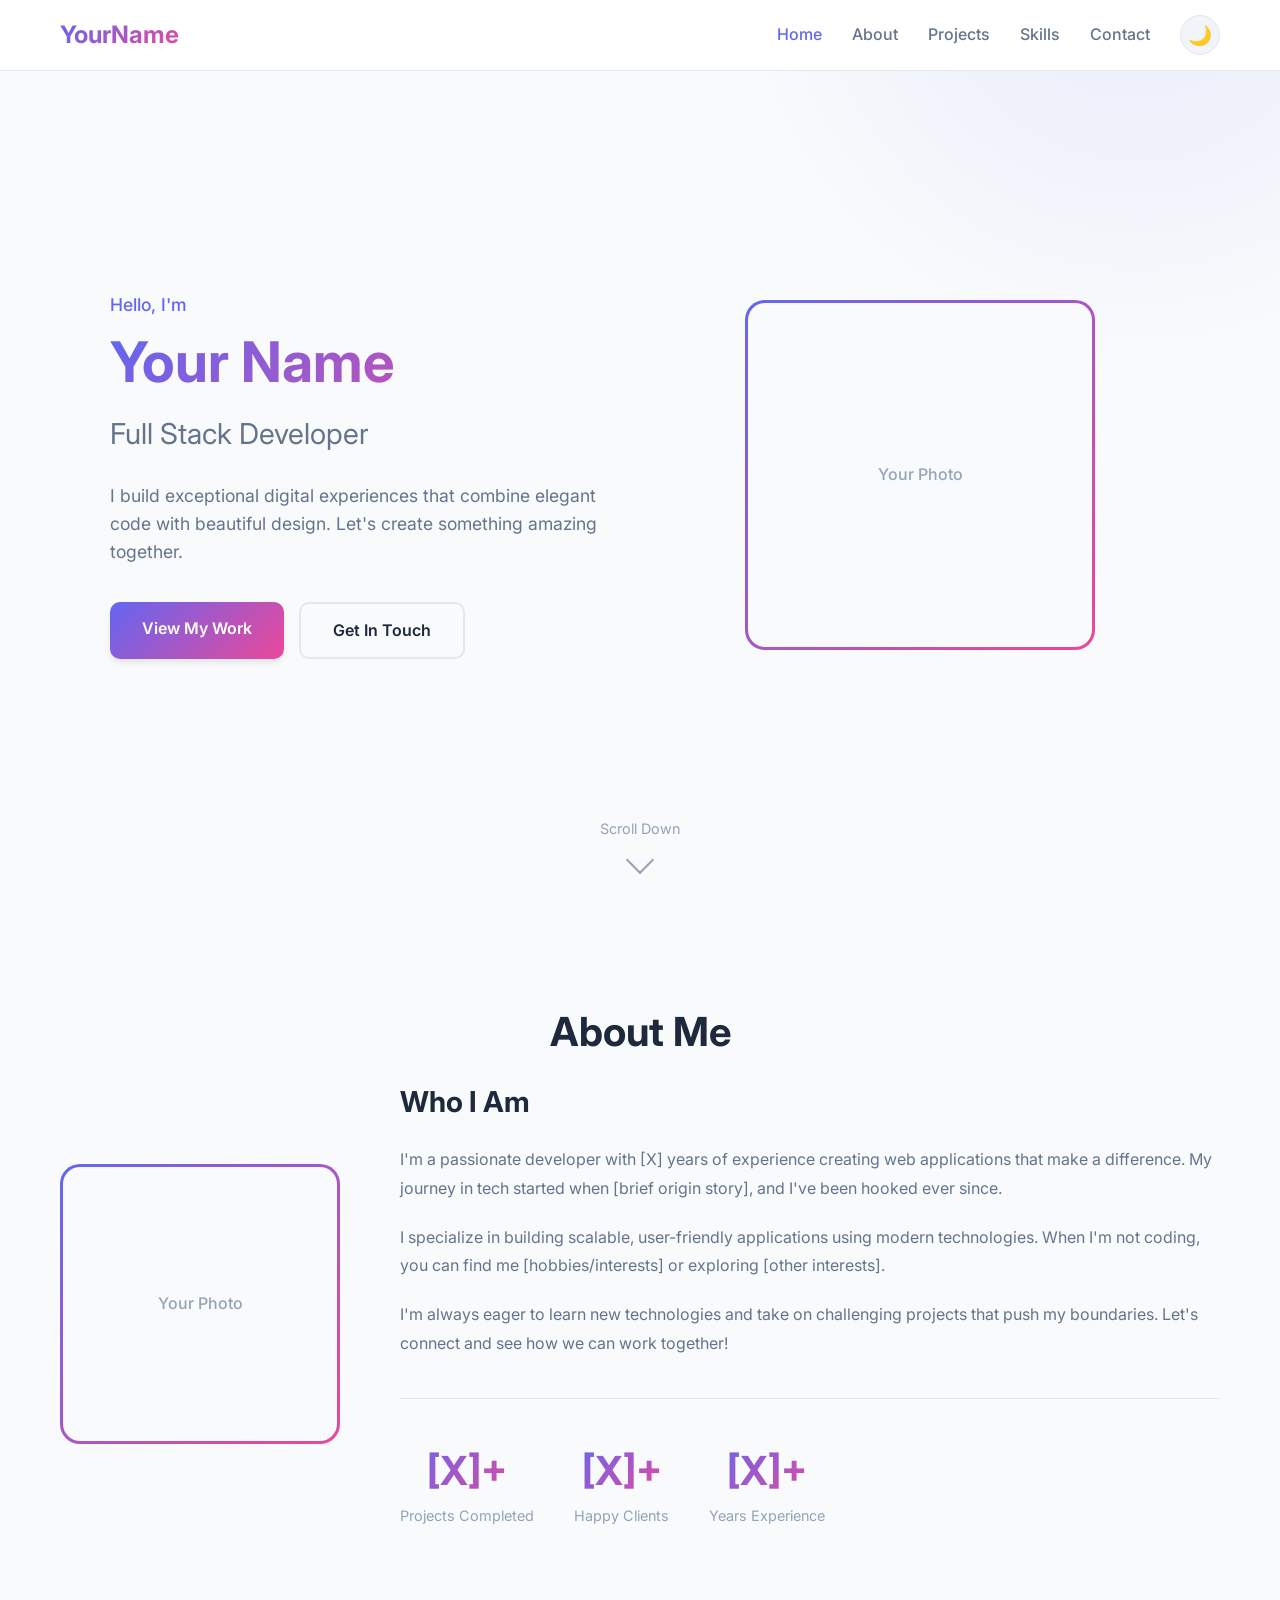
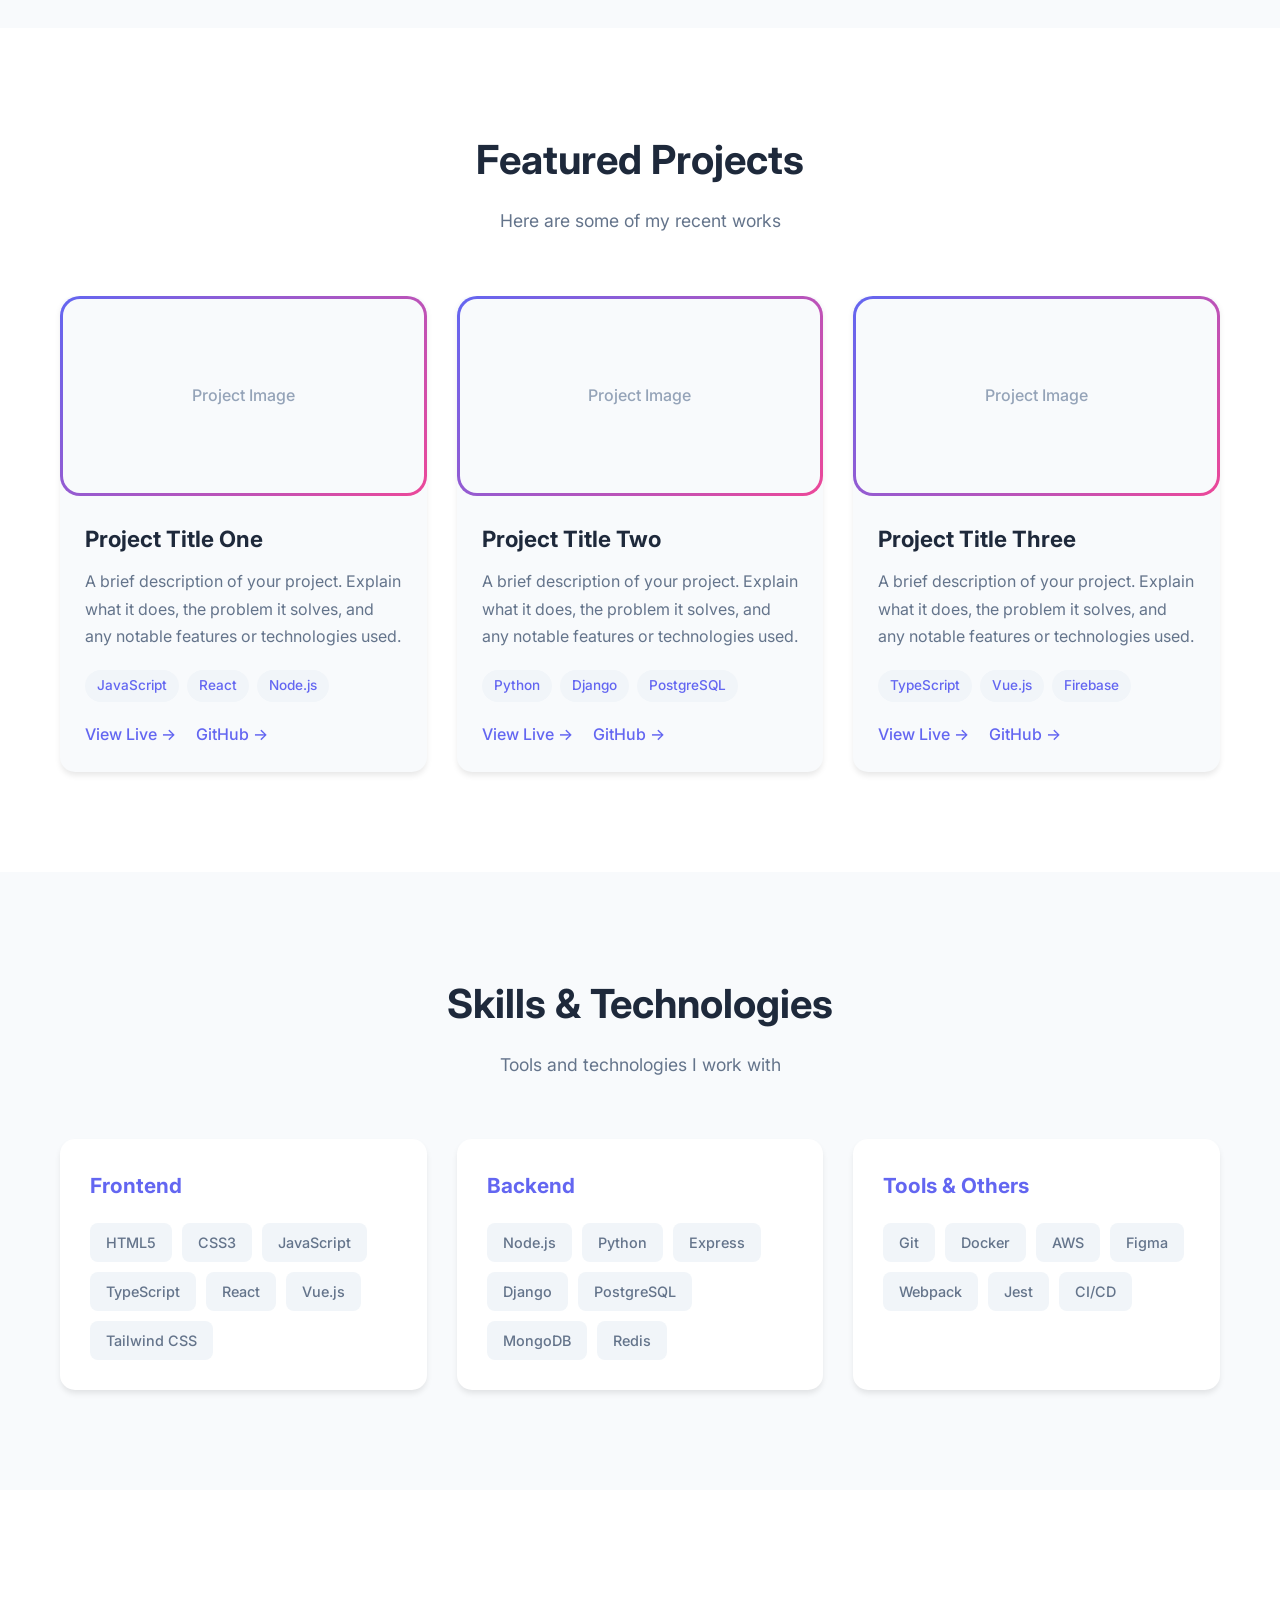
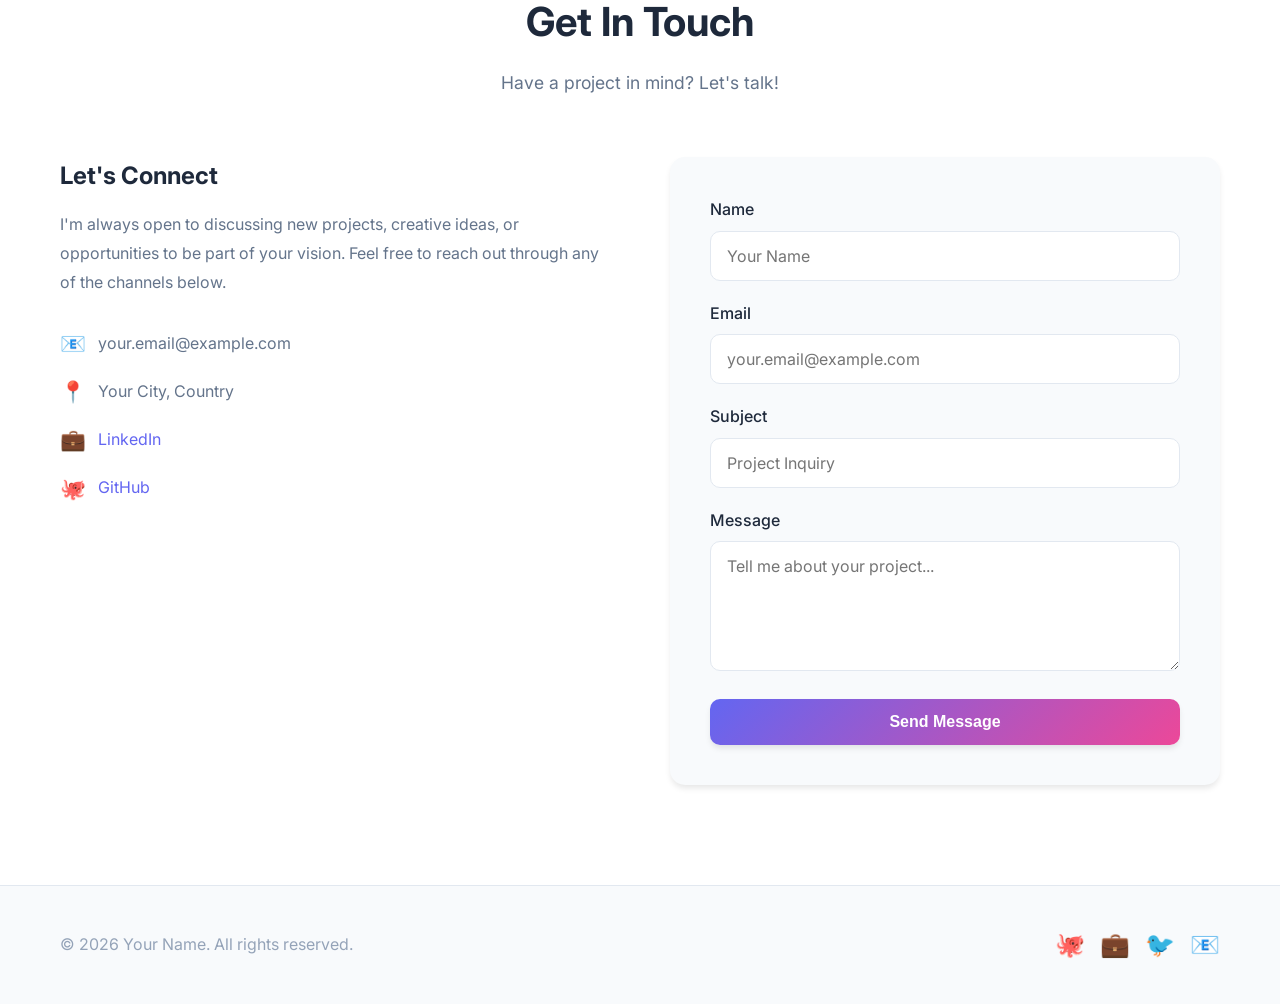
<file: portfolio/index.html>
<!DOCTYPE html>
<html lang="en">
<head>
    <meta charset="UTF-8">
    <meta name="viewport" content="width=device-width, initial-scale=1.0">
    <title>Your Name | Portfolio</title>
    <link rel="stylesheet" href="style.css">
    <link rel="preconnect" href="https://fonts.googleapis.com">
    <link rel="preconnect" href="https://fonts.gstatic.com" crossorigin>
    <link href="https://fonts.googleapis.com/css2?family=Inter:wght@300;400;500;600;700&display=swap" rel="stylesheet">
</head>
<body>
    <!-- Navigation -->
    <nav class="navbar">
        <div class="nav-container">
            <a href="#" class="logo">YourName</a>
            <button class="nav-toggle" aria-label="Toggle navigation">
                <span></span>
                <span></span>
                <span></span>
            </button>
            <ul class="nav-menu">
                <li><a href="#home">Home</a></li>
                <li><a href="#about">About</a></li>
                <li><a href="#projects">Projects</a></li>
                <li><a href="#skills">Skills</a></li>
                <li><a href="#contact">Contact</a></li>
                <li><button class="theme-toggle" aria-label="Toggle dark mode">🌙</button></li>
            </ul>
        </div>
    </nav>

    <!-- Hero Section -->
    <section id="home" class="hero">
        <div class="hero-content">
            <div class="hero-text">
                <p class="greeting">Hello, I'm</p>
                <h1 class="name">Your Name</h1>
                <h2 class="title">Full Stack Developer</h2>
                <p class="description">
                    I build exceptional digital experiences that combine elegant code 
                    with beautiful design. Let's create something amazing together.
                </p>
                <div class="hero-buttons">
                    <a href="#projects" class="btn btn-primary">View My Work</a>
                    <a href="#contact" class="btn btn-secondary">Get In Touch</a>
                </div>
            </div>
            <div class="hero-image">
                <div class="image-placeholder">
                    <span>Your Photo</span>
                </div>
            </div>
        </div>
        <div class="scroll-indicator">
            <span>Scroll Down</span>
            <div class="scroll-arrow"></div>
        </div>
    </section>

    <!-- About Section -->
    <section id="about" class="about">
        <div class="container">
            <h2 class="section-title">About Me</h2>
            <div class="about-content">
                <div class="about-image">
                    <div class="image-placeholder small">
                        <span>Your Photo</span>
                    </div>
                </div>
                <div class="about-text">
                    <h3>Who I Am</h3>
                    <p>
                        I'm a passionate developer with [X] years of experience creating 
                        web applications that make a difference. My journey in tech started 
                        when [brief origin story], and I've been hooked ever since.
                    </p>
                    <p>
                        I specialize in building scalable, user-friendly applications using 
                        modern technologies. When I'm not coding, you can find me 
                        [hobbies/interests] or exploring [other interests].
                    </p>
                    <p>
                        I'm always eager to learn new technologies and take on challenging 
                        projects that push my boundaries. Let's connect and see how we 
                        can work together!
                    </p>
                    <div class="about-stats">
                        <div class="stat">
                            <span class="stat-number">[X]+</span>
                            <span class="stat-label">Projects Completed</span>
                        </div>
                        <div class="stat">
                            <span class="stat-number">[X]+</span>
                            <span class="stat-label">Happy Clients</span>
                        </div>
                        <div class="stat">
                            <span class="stat-number">[X]+</span>
                            <span class="stat-label">Years Experience</span>
                        </div>
                    </div>
                </div>
            </div>
        </div>
    </section>

    <!-- Projects Section -->
    <section id="projects" class="projects">
        <div class="container">
            <h2 class="section-title">Featured Projects</h2>
            <p class="section-subtitle">Here are some of my recent works</p>
            <div class="projects-grid">
                <!-- Project Card 1 -->
                <article class="project-card">
                    <div class="project-image">
                        <div class="image-placeholder full">
                            <span>Project Image</span>
                        </div>
                    </div>
                    <div class="project-content">
                        <h3>Project Title One</h3>
                        <p>
                            A brief description of your project. Explain what it does, 
                            the problem it solves, and any notable features or technologies used.
                        </p>
                        <div class="project-tags">
                            <span class="tag">JavaScript</span>
                            <span class="tag">React</span>
                            <span class="tag">Node.js</span>
                        </div>
                        <div class="project-links">
                            <a href="#" class="link">View Live →</a>
                            <a href="#" class="link">GitHub →</a>
                        </div>
                    </div>
                </article>

                <!-- Project Card 2 -->
                <article class="project-card">
                    <div class="project-image">
                        <div class="image-placeholder full">
                            <span>Project Image</span>
                        </div>
                    </div>
                    <div class="project-content">
                        <h3>Project Title Two</h3>
                        <p>
                            A brief description of your project. Explain what it does, 
                            the problem it solves, and any notable features or technologies used.
                        </p>
                        <div class="project-tags">
                            <span class="tag">Python</span>
                            <span class="tag">Django</span>
                            <span class="tag">PostgreSQL</span>
                        </div>
                        <div class="project-links">
                            <a href="#" class="link">View Live →</a>
                            <a href="#" class="link">GitHub →</a>
                        </div>
                    </div>
                </article>

                <!-- Project Card 3 -->
                <article class="project-card">
                    <div class="project-image">
                        <div class="image-placeholder full">
                            <span>Project Image</span>
                        </div>
                    </div>
                    <div class="project-content">
                        <h3>Project Title Three</h3>
                        <p>
                            A brief description of your project. Explain what it does, 
                            the problem it solves, and any notable features or technologies used.
                        </p>
                        <div class="project-tags">
                            <span class="tag">TypeScript</span>
                            <span class="tag">Vue.js</span>
                            <span class="tag">Firebase</span>
                        </div>
                        <div class="project-links">
                            <a href="#" class="link">View Live →</a>
                            <a href="#" class="link">GitHub →</a>
                        </div>
                    </div>
                </article>
            </div>
        </div>
    </section>

    <!-- Skills Section -->
    <section id="skills" class="skills">
        <div class="container">
            <h2 class="section-title">Skills & Technologies</h2>
            <p class="section-subtitle">Tools and technologies I work with</p>
            <div class="skills-grid">
                <div class="skill-category">
                    <h3>Frontend</h3>
                    <div class="skill-items">
                        <span class="skill-item">HTML5</span>
                        <span class="skill-item">CSS3</span>
                        <span class="skill-item">JavaScript</span>
                        <span class="skill-item">TypeScript</span>
                        <span class="skill-item">React</span>
                        <span class="skill-item">Vue.js</span>
                        <span class="skill-item">Tailwind CSS</span>
                    </div>
                </div>
                <div class="skill-category">
                    <h3>Backend</h3>
                    <div class="skill-items">
                        <span class="skill-item">Node.js</span>
                        <span class="skill-item">Python</span>
                        <span class="skill-item">Express</span>
                        <span class="skill-item">Django</span>
                        <span class="skill-item">PostgreSQL</span>
                        <span class="skill-item">MongoDB</span>
                        <span class="skill-item">Redis</span>
                    </div>
                </div>
                <div class="skill-category">
                    <h3>Tools & Others</h3>
                    <div class="skill-items">
                        <span class="skill-item">Git</span>
                        <span class="skill-item">Docker</span>
                        <span class="skill-item">AWS</span>
                        <span class="skill-item">Figma</span>
                        <span class="skill-item">Webpack</span>
                        <span class="skill-item">Jest</span>
                        <span class="skill-item">CI/CD</span>
                    </div>
                </div>
            </div>
        </div>
    </section>

    <!-- Contact Section -->
    <section id="contact" class="contact">
        <div class="container">
            <h2 class="section-title">Get In Touch</h2>
            <p class="section-subtitle">Have a project in mind? Let's talk!</p>
            <div class="contact-content">
                <div class="contact-info">
                    <h3>Let's Connect</h3>
                    <p>
                        I'm always open to discussing new projects, creative ideas, 
                        or opportunities to be part of your vision. Feel free to 
                        reach out through any of the channels below.
                    </p>
                    <div class="contact-details">
                        <div class="contact-item">
                            <span class="icon">📧</span>
                            <span>your.email@example.com</span>
                        </div>
                        <div class="contact-item">
                            <span class="icon">📍</span>
                            <span>Your City, Country</span>
                        </div>
                        <div class="contact-item">
                            <span class="icon">💼</span>
                            <a href="#">LinkedIn</a>
                        </div>
                        <div class="contact-item">
                            <span class="icon">🐙</span>
                            <a href="#">GitHub</a>
                        </div>
                    </div>
                </div>
                <form class="contact-form" id="contactForm">
                    <div class="form-group">
                        <label for="name">Name</label>
                        <input type="text" id="name" name="name" required placeholder="Your Name">
                    </div>
                    <div class="form-group">
                        <label for="email">Email</label>
                        <input type="email" id="email" name="email" required placeholder="your.email@example.com">
                    </div>
                    <div class="form-group">
                        <label for="subject">Subject</label>
                        <input type="text" id="subject" name="subject" required placeholder="Project Inquiry">
                    </div>
                    <div class="form-group">
                        <label for="message">Message</label>
                        <textarea id="message" name="message" rows="5" required placeholder="Tell me about your project..."></textarea>
                    </div>
                    <button type="submit" class="btn btn-primary btn-full">Send Message</button>
                </form>
            </div>
        </div>
    </section>

    <!-- Footer -->
    <footer class="footer">
        <div class="container">
            <div class="footer-content">
                <p>&copy; 2026 Your Name. All rights reserved.</p>
                <div class="social-links">
                    <a href="#" aria-label="GitHub">🐙</a>
                    <a href="#" aria-label="LinkedIn">💼</a>
                    <a href="#" aria-label="Twitter">🐦</a>
                    <a href="#" aria-label="Email">📧</a>
                </div>
            </div>
        </div>
    </footer>

    <script src="script.js"></script>
</body>
</html>
</file>
<file: portfolio/style.css>
/* CSS Variables */
:root {
    --primary-color: #6366f1;
    --primary-hover: #4f46e5;
    --secondary-color: #ec4899;
    --bg-primary: #ffffff;
    --bg-secondary: #f8fafc;
    --bg-tertiary: #f1f5f9;
    --text-primary: #1e293b;
    --text-secondary: #64748b;
    --text-muted: #94a3b8;
    --border-color: #e2e8f0;
    --shadow-sm: 0 1px 2px rgba(0, 0, 0, 0.05);
    --shadow-md: 0 4px 6px -1px rgba(0, 0, 0, 0.1);
    --shadow-lg: 0 10px 15px -3px rgba(0, 0, 0, 0.1);
    --shadow-xl: 0 20px 25px -5px rgba(0, 0, 0, 0.1);
    --gradient: linear-gradient(135deg, #6366f1 0%, #ec4899 100%);
    --transition: all 0.3s ease;
}

[data-theme="dark"] {
    --bg-primary: #0f172a;
    --bg-secondary: #1e293b;
    --bg-tertiary: #334155;
    --text-primary: #f1f5f9;
    --text-secondary: #cbd5e1;
    --text-muted: #64748b;
    --border-color: #334155;
    --shadow-sm: 0 1px 2px rgba(0, 0, 0, 0.3);
    --shadow-md: 0 4px 6px -1px rgba(0, 0, 0, 0.4);
    --shadow-lg: 0 10px 15px -3px rgba(0, 0, 0, 0.5);
    --shadow-xl: 0 20px 25px -5px rgba(0, 0, 0, 0.6);
}

/* Reset & Base Styles */
* {
    margin: 0;
    padding: 0;
    box-sizing: border-box;
}

html {
    scroll-behavior: smooth;
}

body {
    font-family: 'Inter', -apple-system, BlinkMacSystemFont, 'Segoe UI', Roboto, sans-serif;
    background-color: var(--bg-primary);
    color: var(--text-primary);
    line-height: 1.6;
    transition: var(--transition);
}

.container {
    max-width: 1200px;
    margin: 0 auto;
    padding: 0 20px;
}

/* Navigation */
.navbar {
    position: fixed;
    top: 0;
    left: 0;
    right: 0;
    z-index: 1000;
    background-color: var(--bg-primary);
    border-bottom: 1px solid var(--border-color);
    transition: var(--transition);
}

.navbar.scrolled {
    box-shadow: var(--shadow-md);
}

.nav-container {
    max-width: 1200px;
    margin: 0 auto;
    padding: 15px 20px;
    display: flex;
    justify-content: space-between;
    align-items: center;
}

.logo {
    font-size: 1.5rem;
    font-weight: 700;
    color: var(--text-primary);
    text-decoration: none;
    background: var(--gradient);
    -webkit-background-clip: text;
    -webkit-text-fill-color: transparent;
    background-clip: text;
}

.nav-menu {
    display: flex;
    align-items: center;
    gap: 30px;
    list-style: none;
}

.nav-menu a {
    color: var(--text-secondary);
    text-decoration: none;
    font-weight: 500;
    transition: var(--transition);
}

.nav-menu a:hover {
    color: var(--primary-color);
}

.nav-toggle {
    display: none;
    flex-direction: column;
    gap: 5px;
    background: none;
    border: none;
    cursor: pointer;
    padding: 5px;
}

.nav-toggle span {
    width: 25px;
    height: 3px;
    background-color: var(--text-primary);
    border-radius: 2px;
    transition: var(--transition);
}

.theme-toggle {
    background: var(--bg-tertiary);
    border: 1px solid var(--border-color);
    border-radius: 50%;
    width: 40px;
    height: 40px;
    cursor: pointer;
    font-size: 1.2rem;
    transition: var(--transition);
}

.theme-toggle:hover {
    background: var(--primary-color);
    border-color: var(--primary-color);
}

/* Hero Section */
.hero {
    min-height: 100vh;
    display: flex;
    flex-direction: column;
    justify-content: center;
    align-items: center;
    padding: 100px 20px 50px;
    background: var(--bg-secondary);
    position: relative;
    overflow: hidden;
}

.hero::before {
    content: '';
    position: absolute;
    top: -50%;
    right: -20%;
    width: 800px;
    height: 800px;
    background: radial-gradient(circle, rgba(99, 102, 241, 0.1) 0%, transparent 70%);
    border-radius: 50%;
}

.hero-content {
    max-width: 1200px;
    display: grid;
    grid-template-columns: 1fr 1fr;
    gap: 60px;
    align-items: center;
    position: relative;
    z-index: 1;
}

.hero-text {
    animation: fadeInUp 0.8s ease;
}

.greeting {
    color: var(--primary-color);
    font-size: 1.1rem;
    font-weight: 500;
    margin-bottom: 10px;
}

.name {
    font-size: 3.5rem;
    font-weight: 700;
    background: var(--gradient);
    -webkit-background-clip: text;
    -webkit-text-fill-color: transparent;
    background-clip: text;
    margin-bottom: 15px;
    line-height: 1.2;
}

.title {
    font-size: 1.8rem;
    color: var(--text-secondary);
    font-weight: 400;
    margin-bottom: 25px;
}

.description {
    color: var(--text-secondary);
    font-size: 1.1rem;
    margin-bottom: 35px;
    max-width: 500px;
}

.hero-buttons {
    display: flex;
    gap: 15px;
    flex-wrap: wrap;
}

.hero-image {
    display: flex;
    justify-content: center;
    align-items: center;
    animation: fadeIn 1s ease;
}

.image-placeholder {
    background: var(--gradient);
    border-radius: 20px;
    display: flex;
    justify-content: center;
    align-items: center;
    color: white;
    font-weight: 500;
    position: relative;
    overflow: hidden;
}

.image-placeholder::before {
    content: '';
    position: absolute;
    inset: 3px;
    background: var(--bg-secondary);
    border-radius: 17px;
}

.image-placeholder span {
    position: relative;
    z-index: 1;
    color: var(--text-muted);
}

.image-placeholder.full {
    width: 100%;
    height: 200px;
}

.image-placeholder.small {
    width: 280px;
    height: 280px;
}

.hero-image .image-placeholder {
    width: 350px;
    height: 350px;
}

.scroll-indicator {
    position: absolute;
    bottom: 30px;
    left: 50%;
    transform: translateX(-50%);
    display: flex;
    flex-direction: column;
    align-items: center;
    gap: 10px;
    color: var(--text-muted);
    font-size: 0.9rem;
    animation: bounce 2s infinite;
}

.scroll-arrow {
    width: 20px;
    height: 20px;
    border-right: 2px solid var(--text-muted);
    border-bottom: 2px solid var(--text-muted);
    transform: rotate(45deg);
}

/* Buttons */
.btn {
    display: inline-block;
    padding: 14px 32px;
    border-radius: 10px;
    font-weight: 600;
    text-decoration: none;
    transition: var(--transition);
    cursor: pointer;
    border: none;
    font-size: 1rem;
}

.btn-primary {
    background: var(--gradient);
    color: white;
    box-shadow: var(--shadow-md);
}

.btn-primary:hover {
    transform: translateY(-2px);
    box-shadow: var(--shadow-lg);
}

.btn-secondary {
    background: transparent;
    color: var(--text-primary);
    border: 2px solid var(--border-color);
}

.btn-secondary:hover {
    border-color: var(--primary-color);
    color: var(--primary-color);
}

.btn-full {
    width: 100%;
}

/* Section Styles */
section {
    padding: 100px 0;
}

.section-title {
    font-size: 2.5rem;
    font-weight: 700;
    text-align: center;
    margin-bottom: 15px;
    color: var(--text-primary);
}

.section-subtitle {
    text-align: center;
    color: var(--text-secondary);
    font-size: 1.1rem;
    margin-bottom: 60px;
}

/* About Section */
.about {
    background: var(--bg-secondary);
}

.about-content {
    display: grid;
    grid-template-columns: auto 1fr;
    gap: 60px;
    align-items: center;
}

.about-text h3 {
    font-size: 1.8rem;
    margin-bottom: 20px;
    color: var(--text-primary);
}

.about-text p {
    color: var(--text-secondary);
    margin-bottom: 20px;
    line-height: 1.8;
}

.about-stats {
    display: flex;
    gap: 40px;
    margin-top: 40px;
    padding-top: 40px;
    border-top: 1px solid var(--border-color);
}

.stat {
    text-align: center;
}

.stat-number {
    display: block;
    font-size: 2.5rem;
    font-weight: 700;
    background: var(--gradient);
    -webkit-background-clip: text;
    -webkit-text-fill-color: transparent;
    background-clip: text;
}

.stat-label {
    color: var(--text-muted);
    font-size: 0.9rem;
}

/* Projects Section */
.projects-grid {
    display: grid;
    grid-template-columns: repeat(auto-fit, minmax(320px, 1fr));
    gap: 30px;
}

.project-card {
    background: var(--bg-secondary);
    border-radius: 15px;
    overflow: hidden;
    box-shadow: var(--shadow-md);
    transition: var(--transition);
}

.project-card:hover {
    transform: translateY(-5px);
    box-shadow: var(--shadow-xl);
}

.project-image {
    overflow: hidden;
}

.project-content {
    padding: 25px;
}

.project-content h3 {
    font-size: 1.4rem;
    margin-bottom: 12px;
    color: var(--text-primary);
}

.project-content p {
    color: var(--text-secondary);
    margin-bottom: 20px;
    line-height: 1.7;
}

.project-tags {
    display: flex;
    flex-wrap: wrap;
    gap: 8px;
    margin-bottom: 20px;
}

.tag {
    background: var(--bg-tertiary);
    color: var(--primary-color);
    padding: 5px 12px;
    border-radius: 20px;
    font-size: 0.85rem;
    font-weight: 500;
}

.project-links {
    display: flex;
    gap: 20px;
}

.project-links .link {
    color: var(--primary-color);
    text-decoration: none;
    font-weight: 500;
    transition: var(--transition);
}

.project-links .link:hover {
    color: var(--primary-hover);
}

/* Skills Section */
.skills {
    background: var(--bg-secondary);
}

.skills-grid {
    display: grid;
    grid-template-columns: repeat(auto-fit, minmax(280px, 1fr));
    gap: 30px;
}

.skill-category {
    background: var(--bg-primary);
    padding: 30px;
    border-radius: 15px;
    box-shadow: var(--shadow-md);
}

.skill-category h3 {
    font-size: 1.3rem;
    margin-bottom: 20px;
    color: var(--primary-color);
}

.skill-items {
    display: flex;
    flex-wrap: wrap;
    gap: 10px;
}

.skill-item {
    background: var(--bg-tertiary);
    color: var(--text-secondary);
    padding: 8px 16px;
    border-radius: 8px;
    font-size: 0.9rem;
    font-weight: 500;
    transition: var(--transition);
}

.skill-item:hover {
    background: var(--primary-color);
    color: white;
    transform: translateY(-2px);
}

/* Contact Section */
.contact-content {
    display: grid;
    grid-template-columns: 1fr 1fr;
    gap: 60px;
}

.contact-info h3 {
    font-size: 1.5rem;
    margin-bottom: 15px;
    color: var(--text-primary);
}

.contact-info p {
    color: var(--text-secondary);
    margin-bottom: 30px;
    line-height: 1.8;
}

.contact-details {
    display: flex;
    flex-direction: column;
    gap: 15px;
}

.contact-item {
    display: flex;
    align-items: center;
    gap: 12px;
    color: var(--text-secondary);
}

.contact-item .icon {
    font-size: 1.3rem;
}

.contact-item a {
    color: var(--primary-color);
    text-decoration: none;
}

.contact-form {
    background: var(--bg-secondary);
    padding: 40px;
    border-radius: 15px;
    box-shadow: var(--shadow-md);
}

.form-group {
    margin-bottom: 20px;
}

.form-group label {
    display: block;
    margin-bottom: 8px;
    font-weight: 500;
    color: var(--text-primary);
}

.form-group input,
.form-group textarea {
    width: 100%;
    padding: 14px 16px;
    border: 1px solid var(--border-color);
    border-radius: 10px;
    background: var(--bg-primary);
    color: var(--text-primary);
    font-size: 1rem;
    font-family: inherit;
    transition: var(--transition);
}

.form-group input:focus,
.form-group textarea:focus {
    outline: none;
    border-color: var(--primary-color);
    box-shadow: 0 0 0 3px rgba(99, 102, 241, 0.1);
}

.form-group textarea {
    resize: vertical;
}

/* Footer */
.footer {
    background: var(--bg-secondary);
    padding: 40px 0;
    border-top: 1px solid var(--border-color);
}

.footer-content {
    display: flex;
    justify-content: space-between;
    align-items: center;
}

.footer-content p {
    color: var(--text-muted);
}

.social-links {
    display: flex;
    gap: 15px;
}

.social-links a {
    font-size: 1.5rem;
    text-decoration: none;
    transition: var(--transition);
}

.social-links a:hover {
    transform: translateY(-3px);
}

/* Animations */
@keyframes fadeIn {
    from { opacity: 0; }
    to { opacity: 1; }
}

@keyframes fadeInUp {
    from {
        opacity: 0;
        transform: translateY(30px);
    }
    to {
        opacity: 1;
        transform: translateY(0);
    }
}

@keyframes bounce {
    0%, 20%, 50%, 80%, 100% {
        transform: translateX(-50%) translateY(0);
    }
    40% {
        transform: translateX(-50%) translateY(-10px);
    }
    60% {
        transform: translateX(-50%) translateY(-5px);
    }
}

/* Responsive Design */
@media (max-width: 968px) {
    .hero-content {
        grid-template-columns: 1fr;
        text-align: center;
    }

    .hero-text {
        order: 2;
    }

    .hero-image {
        order: 1;
    }

    .hero-image .image-placeholder {
        width: 280px;
        height: 280px;
    }

    .description {
        margin: 0 auto 35px;
    }

    .hero-buttons {
        justify-content: center;
    }

    .name {
        font-size: 2.5rem;
    }

    .about-content {
        grid-template-columns: 1fr;
        text-align: center;
    }

    .about-image {
        display: flex;
        justify-content: center;
    }

    .about-stats {
        justify-content: center;
    }

    .contact-content {
        grid-template-columns: 1fr;
    }

    .footer-content {
        flex-direction: column;
        gap: 20px;
        text-align: center;
    }
}

@media (max-width: 768px) {
    .nav-toggle {
        display: flex;
    }

    .nav-menu {
        position: fixed;
        top: 70px;
        left: 0;
        right: 0;
        background: var(--bg-primary);
        flex-direction: column;
        padding: 30px;
        gap: 20px;
        border-bottom: 1px solid var(--border-color);
        box-shadow: var(--shadow-lg);
        transform: translateY(-150%);
        opacity: 0;
        transition: var(--transition);
    }

    .nav-menu.active {
        transform: translateY(0);
        opacity: 1;
    }

    .section-title {
        font-size: 2rem;
    }

    .name {
        font-size: 2rem;
    }

    .title {
        font-size: 1.4rem;
    }

    .about-stats {
        flex-direction: column;
        gap: 20px;
    }

    .projects-grid {
        grid-template-columns: 1fr;
    }

    .skills-grid {
        grid-template-columns: 1fr;
    }

    .contact-form {
        padding: 25px;
    }
}

@media (max-width: 480px) {
    .hero-buttons {
        flex-direction: column;
        width: 100%;
    }

    .btn {
        width: 100%;
        text-align: center;
    }

    .image-placeholder.small {
        width: 220px;
        height: 220px;
    }

    .hero-image .image-placeholder {
        width: 220px;
        height: 220px;
    }
}
</file>
